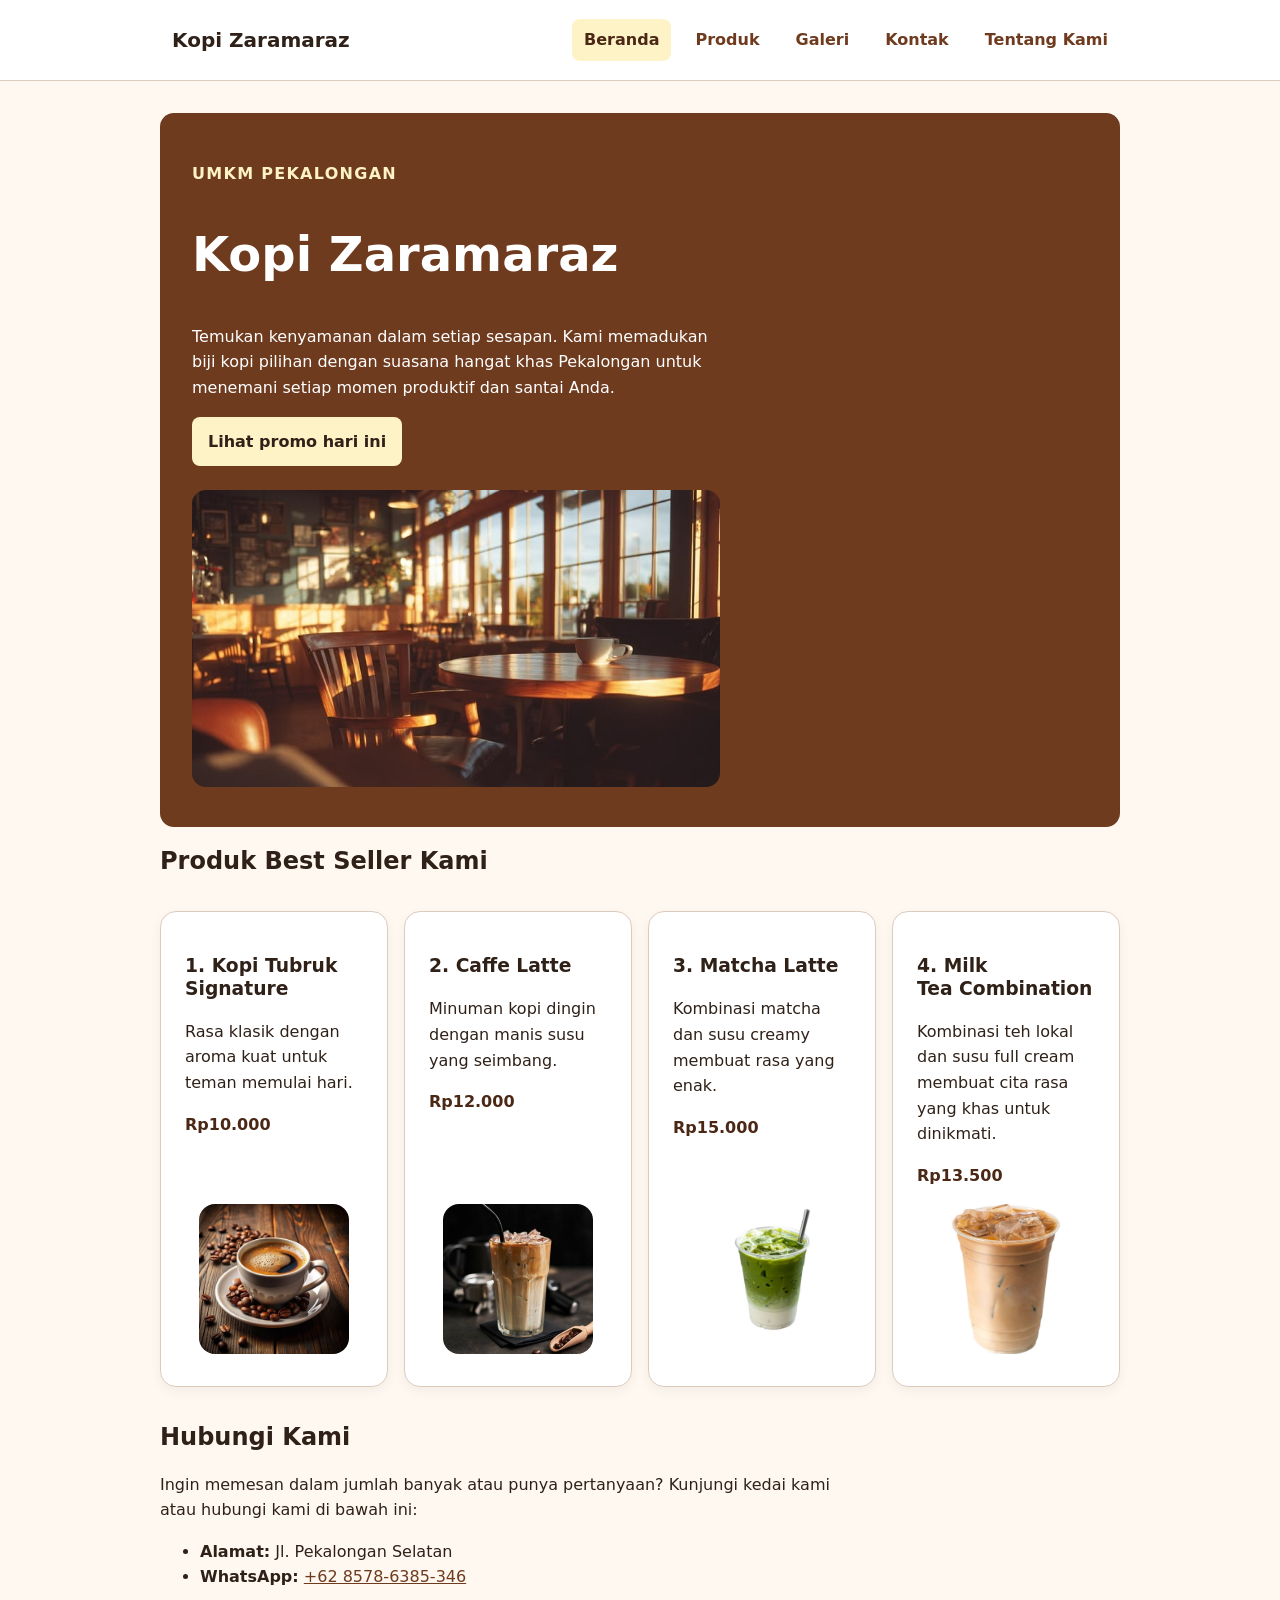
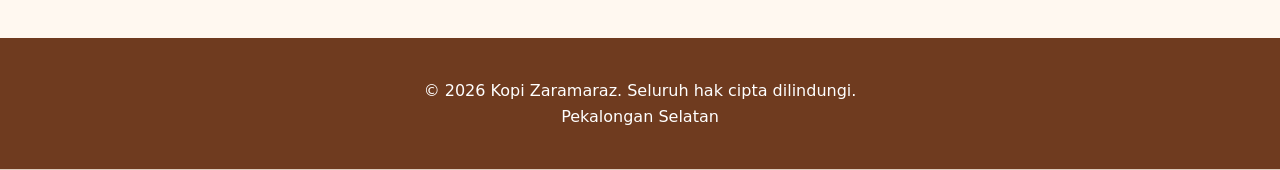
<file: index.html>
<!doctype html>
<html lang="id">
    <head>
        <meta charset="utf-8" />
        <meta name="viewport" content="width=device-width, initial-scale=1" />
        <title>Kopi Zaramaraz</title>
        <link rel="stylesheet" href="css/style.css" />
        <script src="js/app.js" defer></script>
    </head>
    <body>
        <a class="skip-link" href="#konten">Lewati ke konten utama</a>
        <header class="site-header">
            <nav class="nav" aria-label="Navigasi utama">
                <a class="brand" href="index.html">Kopi Zaramaraz</a>

                <button class="nav-toggle" type="button" aria-expanded="false" aria-controls="nav-menu" aria-label="Buka menu navigasi">
                    <span class="hamburger-bar"></span>
                    <span class="hamburger-bar"></span>
                    <span class="hamburger-bar"></span>
                </button>

                <ul id="nav-menu">
                    <li><a aria-current="page" href="index.html">Beranda</a></li>
                    <li><a href="produk.html">Produk</a></li>
                    <li><a href="galeri.html">Galeri</a></li>
                    <li><a href="kontak.html">Kontak</a></li>
                    <li><a href="tentang.html">Tentang Kami</a></li>
                </ul>
            </nav>
        </header>

        <main class="page">
            <section class="hero" aria-labelledby="hero-title">
            <div class="hero-content">
                <p class="eyebrow">UMKM Pekalongan</p>
                <h1 id="hero-title">Kopi Zaramaraz</h1>
                <p>Temukan kenyamanan dalam setiap sesapan. Kami memadukan biji kopi pilihan dengan suasana hangat khas Pekalongan untuk menemani setiap momen produktif dan santai Anda.</p>
                <button id="promoButton" type="button">Lihat promo hari ini</button>
                <img class="hero-image" src="assets/images/suasana-caffe2.jpg" width="735" height="490" alt="Etalase Kopi Nusa berisi kemasan kopi lokal" />
            </div>
            </section>
            <section aria-labelledby="produk-title">
                <h2 id="produk-title">Produk Best Seller Kami</h2>
                <div class="product-list">
                    <article class="product-card">
                    <div class="menu-text">
                        <h3>1. Kopi Tubruk Signature</h3>
                        <p>Rasa klasik dengan aroma kuat untuk teman memulai hari.</p>
                        <p class="price">Rp10.000</p>
                    </div>
                    <div class="menu-image">
                        <img src="assets/images/kopi-tubruk.jpg" width="736" height="736" alt="Kopi Tubruk Signature">
                    </div>
                    </article>
                    <article class="product-card">
                    <div class="menu-text">
                        <h3>2. Caffe Latte</h3>
                        <p>Minuman kopi dingin dengan manis susu yang seimbang.</p>
                        <p class="price">Rp12.000</p>
                    </div>
                    <div class="menu-image">
                        <img src="assets/images/caffelatte.jpg" width="600" height="600" alt="Caffe Latte">
                    </div>
                    </article>
                    </article>
                    <article class="product-card">
                    <div class="menu-text">
                        <h3>3. Matcha Latte</h3>
                        <p>Kombinasi matcha dan susu creamy membuat rasa yang enak.</p>
                        <p class="price">Rp15.000</p>
                    </div>
                    <div class="menu-image">
                        <img src="assets/images/mactha.jpg" width="736" height="920" alt="Matcha Latte">
                    </div>
                    </article>
                    </article>
                    <article class="product-card">
                    <div class="menu-text">
                        <h3>4. Milk Tea Combination</h3>
                        <p>Kombinasi teh lokal dan susu full cream membuat cita rasa yang khas untuk dinikmati.</p>
                        <p class="price">Rp13.500</p>
                    </div>
                    <div class="menu-image">
                        <img src="assets/images/milk-tea.jpg" width="736" height="739" alt="Milk Tea Combination">
                    </div>
                    </article>
                </div>
            </section>
            <section id="kontak" class="contact-section">
                <h2>Hubungi Kami</h2>
                <p>Ingin memesan dalam jumlah banyak atau punya pertanyaan? Kunjungi kedai kami atau hubungi kami di bawah ini:</p>
                <ul>
                    <li><strong>Alamat:</strong> Jl. Pekalongan Selatan</li>
                    <li><strong>WhatsApp:</strong> <a href="https://wa.me/6285786385346">+62 8578-6385-346</a></li>
                </ul>
            </section>
        </main>
        <footer class="site-footer">
            <p>&copy; 2026 Kopi Zaramaraz. Seluruh hak cipta dilindungi.<br>Pekalongan Selatan</p>
        </footer>
        <script src="js/script.js"></script>
        <script src="js/ham.js"></script>
    </body>
</html>
</file>
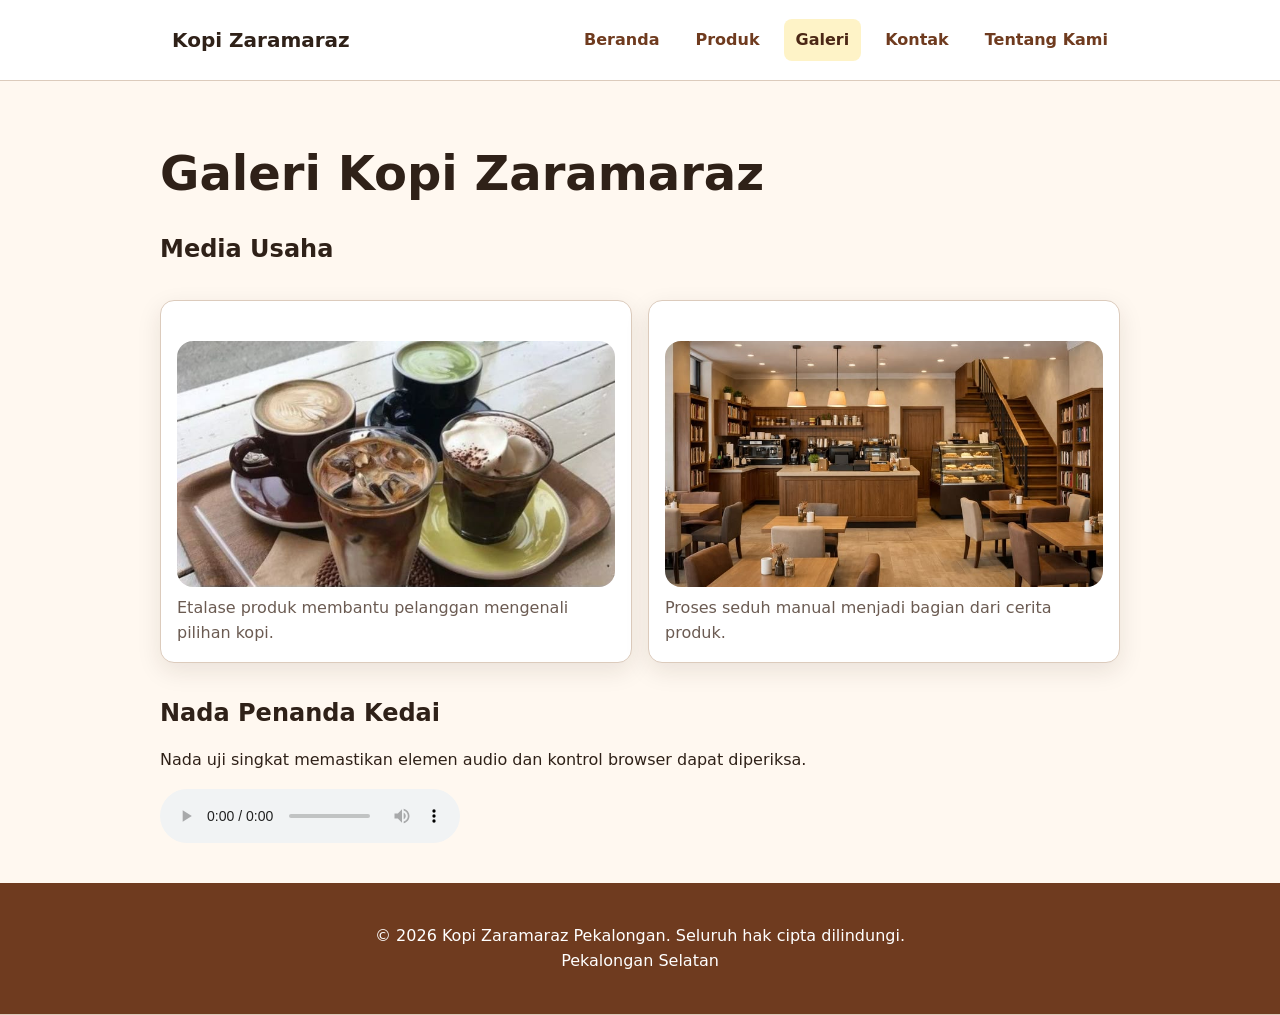
<file: galeri.html>
<!doctype html>
<html lang="id">
    <head>
        <meta charset="utf-8" />
        <meta name="viewport" content="width=device-width, initial-scale=1" />
        <title>Kopi Zaramaraz</title>
        <link rel="stylesheet" href="css/style.css" />
        <script src="js/app.js" defer></script>
    </head>
    <body>
        <a class="skip-link" href="#konten">Lewati ke konten utama</a>
        <header class="site-header">
            <nav class="nav" aria-label="Navigasi utama">
                <a class="brand" href="index.html">Kopi Zaramaraz</a>

                <button class="nav-toggle" type="button" aria-expanded="false" aria-controls="nav-menu" aria-label="Buka menu navigasi">
                    <span class="hamburger-bar"></span>
                    <span class="hamburger-bar"></span>
                    <span class="hamburger-bar"></span>
                </button>
                
                <ul id="nav-menu">
                    <li><a href="index.html">Beranda</a></li>
                    <li><a href="produk.html">Produk</a></li>
                    <li><a aria-current="page" href="galeri.html">Galeri</a></li>
                    <li><a href="kontak.html">Kontak</a></li>
                    <li><a href="tentang.html">Tentang Kami</a></li>
                </ul>
            </nav>
        </header>
    </body>
    <main id="konten" class="page">
        <h1>Galeri Kopi Zaramaraz</h1>
        <section aria-labelledby="media-title">
            <h2 id="media-title">Media Usaha</h2>
            <div class="gallery-grid">
                <figure class="media-card">
                    <img src="assets/images/kopi-zaramaraz.jpg" width="736" height="403" loading="lazy" alt="Etalase Kopi Nusa berisi kemasan kopi lokal" />
                    <figcaption>Etalase produk membantu pelanggan mengenali pilihan kopi.</figcaption>
                </figure>
                <figure class="media-card">
                    <img src="assets/images/suasana-caffe3.jpg" width="735" height="490" loading="lazy" alt="Caffe kami mengkonsep open kitchen" />
                    <figcaption>Proses seduh manual menjadi bagian dari cerita produk.</figcaption>
                </figure>
            </div>
        </section>
        <section aria-labelledby="audio-title">
            <h2 id="audio-title">Nada Penanda Kedai</h2>
            <p id="audio-note">Nada uji singkat memastikan elemen audio dan kontrol browser dapat diperiksa.</p>
                <audio controls aria-describedby="audio-note" src="assets/audios/musik1.mp3">
                    Browser Anda tidak mendukung pemutar audio.
                </audio>
        </section>
    </main>

    <footer class="site-footer">
        <p>&copy; 2026 Kopi Zaramaraz Pekalongan. Seluruh hak cipta dilindungi.<br>Pekalongan Selatan</p>
    </footer>
    <script src="js/ham.js"></script>
</html>
</file>
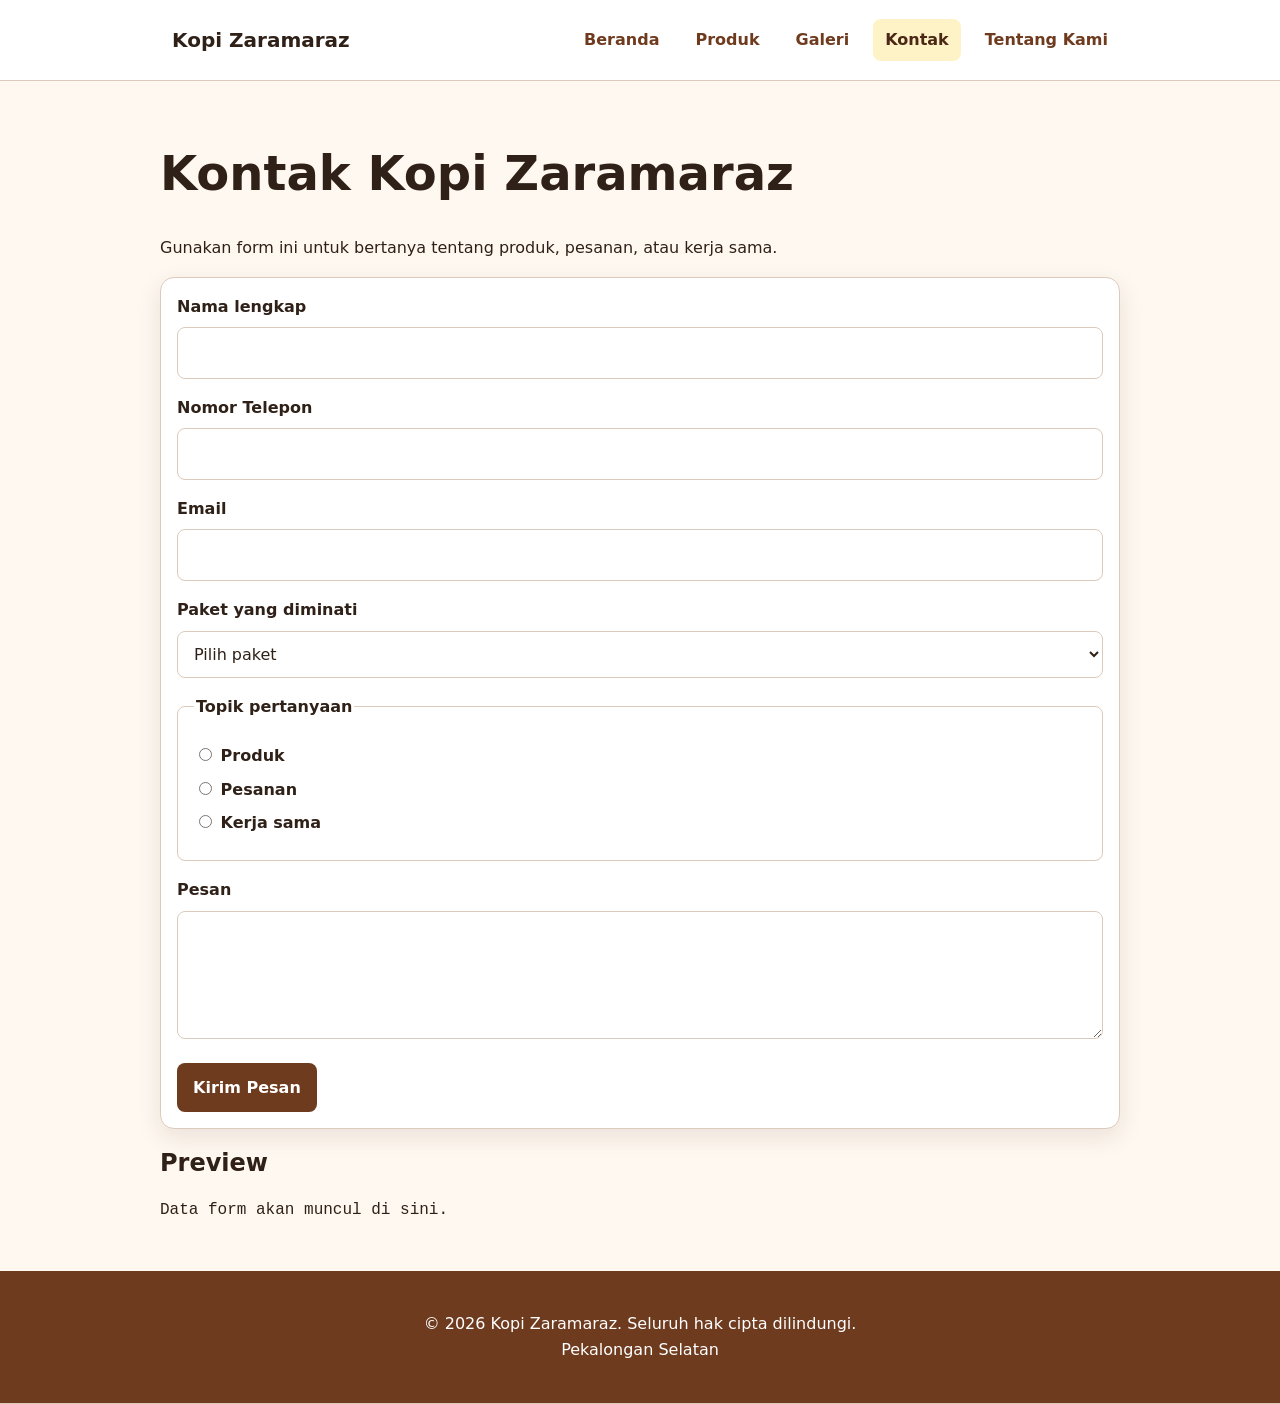
<file: kontak.html>
<!doctype html>
<html lang="id">
    <head>
        <meta charset="utf-8" />
        <meta name="viewport" content="width=device-width, initial-scale=1" />
        <title>Kontak Kopi Zaramaraz</title>
        <link rel="stylesheet" href="css/style.css" />
        <script src="js/form.js" defer></script>
        <script src="js/app.js" defer></script>
    </head>
    <body>
        <a class="skip-link" href="#konten">Lewati ke konten utama</a>
        <header class="site-header">
            <nav class="nav" aria-label="Navigasi utama">
                <a class="brand" href="index.html">Kopi Zaramaraz</a>

                <button class="nav-toggle" type="button" aria-expanded="false" aria-controls="nav-menu" aria-label="Buka menu navigasi">
                    <span class="hamburger-bar"></span>
                    <span class="hamburger-bar"></span>
                    <span class="hamburger-bar"></span>
                </button>

                <ul id="nav-menu">
                    <li><a href="index.html">Beranda</a></li>
                    <li><a href="produk.html">Produk</a></li>
                    <li><a href="galeri.html">Galeri</a></li>
                    <li><a aria-current="page" href="kontak.html">Kontak</a></li>
                    <li><a href="tentang.html">Tentang Kami</a></li>
                </ul>
            </nav>
        </header>
        <main class="page" id="konten" tabindex="-1">
            <h1>Kontak Kopi Zaramaraz</h1>
            <p>Gunakan form ini untuk bertanya tentang produk, pesanan, atau kerja sama.</p>

            <form id="form-kontak">
                <div class="field">
                    <label for="nama">Nama lengkap</label>
                    <input id="nama" name="nama" type="text" required minlength="3" />
                </div>

                <div class="field">
                    <label for="telepon">Nomor Telepon</label>
                    <input id="telepon" name="telepon" type="tel" required minlength="10" />
                </div>

                <div class="field">
                    <label for="email">Email</label>
                    <input id="email" name="email" type="email" required />
                </div>

                <div class="field">
                    <label for="paket">Paket yang diminati</label>
                    <select id="paket" name="paket" required>
                        <option value="">Pilih paket</option>
                        <option value="rumahan">Paket rumahan</option>
                        <option value="kantor">Paket kantor</option>
                        <option value="reseller">Paket reseller</option>
                    </select>
                </div>

                <div class="field">
                    <fieldset>
                        <legend>Topik pertanyaan</legend>
                        <label><input type="radio" name="topik" value="produk" required /> Produk</label>
                        <label><input type="radio" name="topik" value="pesanan" /> Pesanan</label>
                        <label><input type="radio" name="topik" value="kerja-sama" /> Kerja sama</label>
                    </fieldset>
                </div>

                <div class="field">
                    <label for="pesan">Pesan</label>
                    <textarea id="pesan" name="pesan" rows="4" required minlength="10"></textarea>
                </div>

                <button type="submit">Kirim Pesan</button>
            </form>

            <section aria-labelledby="preview-title">
                <h2 id="preview-title">Preview</h2>
                <pre id="preview">Data form akan muncul di sini.</pre>
            </section>
        </main>
        
        <footer class="site-footer">
            <p>&copy; 2026 Kopi Zaramaraz. Seluruh hak cipta dilindungi.<br>Pekalongan Selatan</p>
        </footer>
        <script src="js/ham.js"></script>
    </body>
</html>
</file>
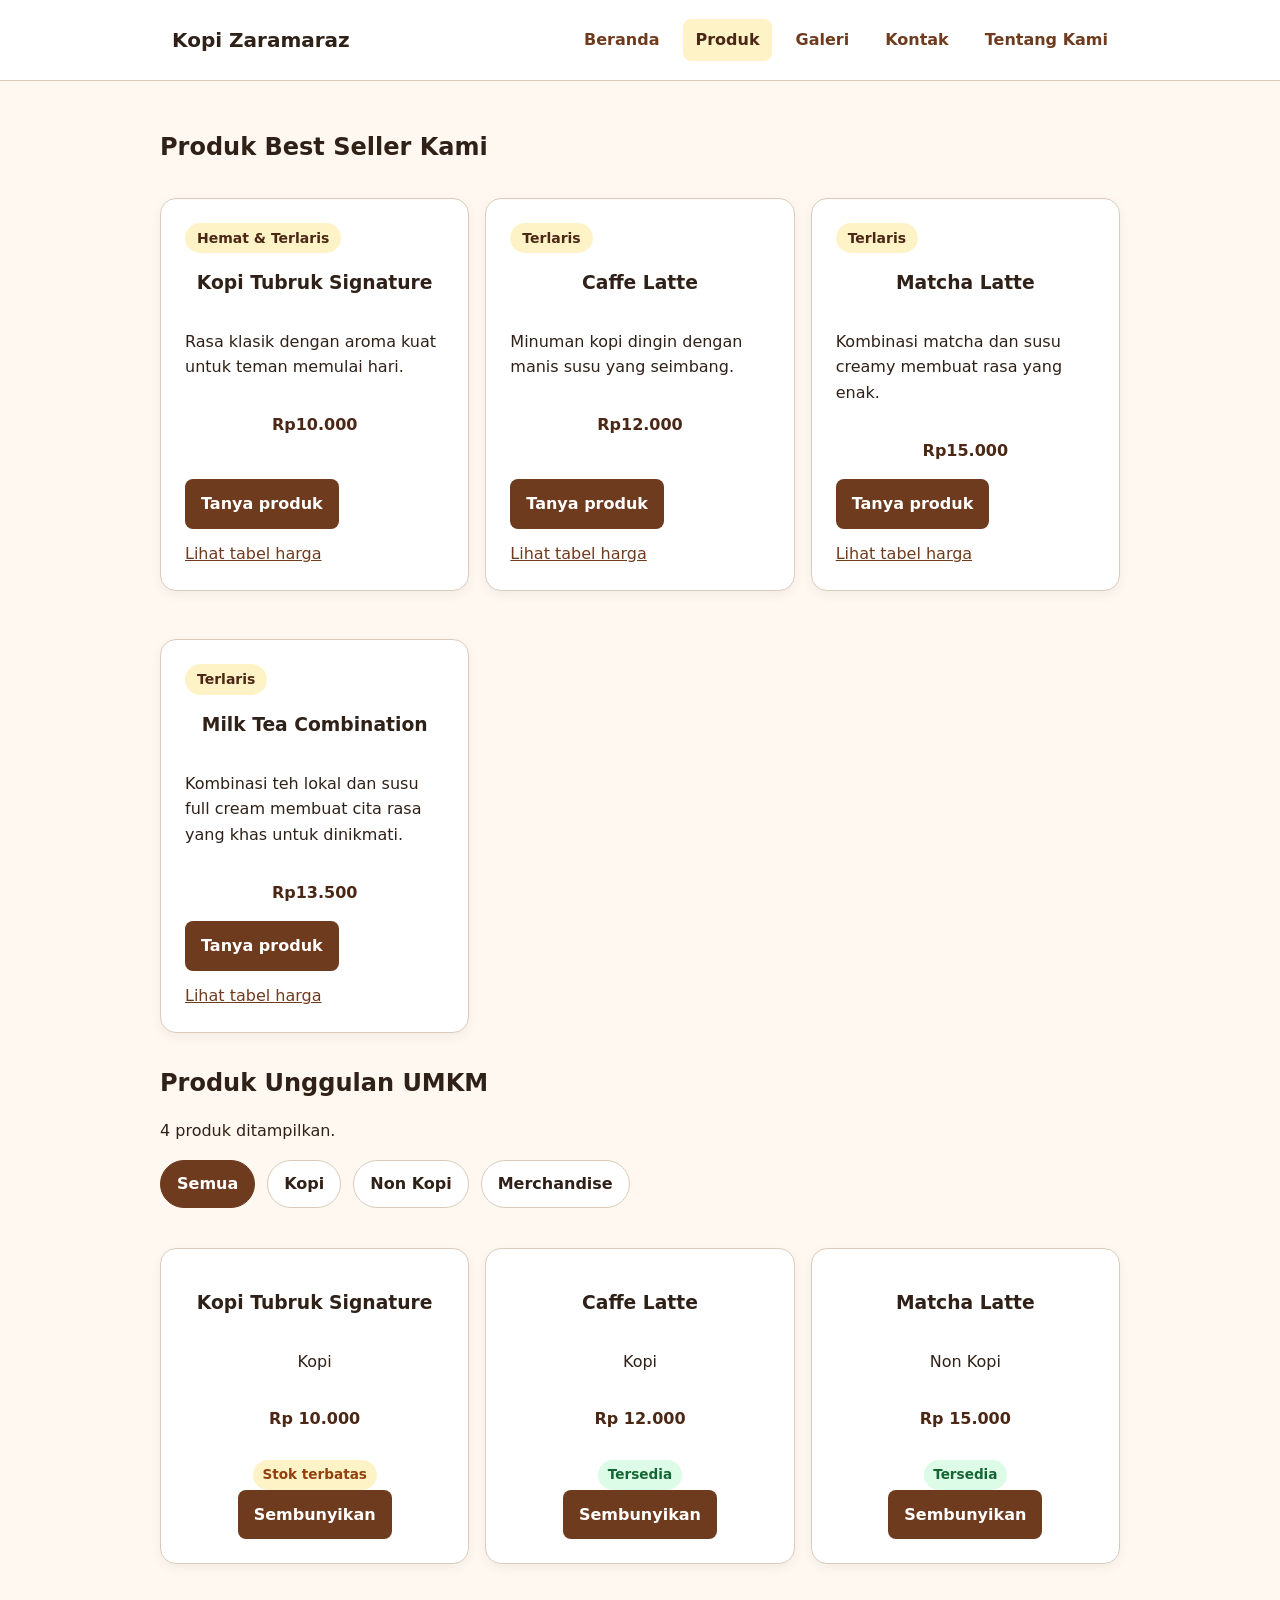
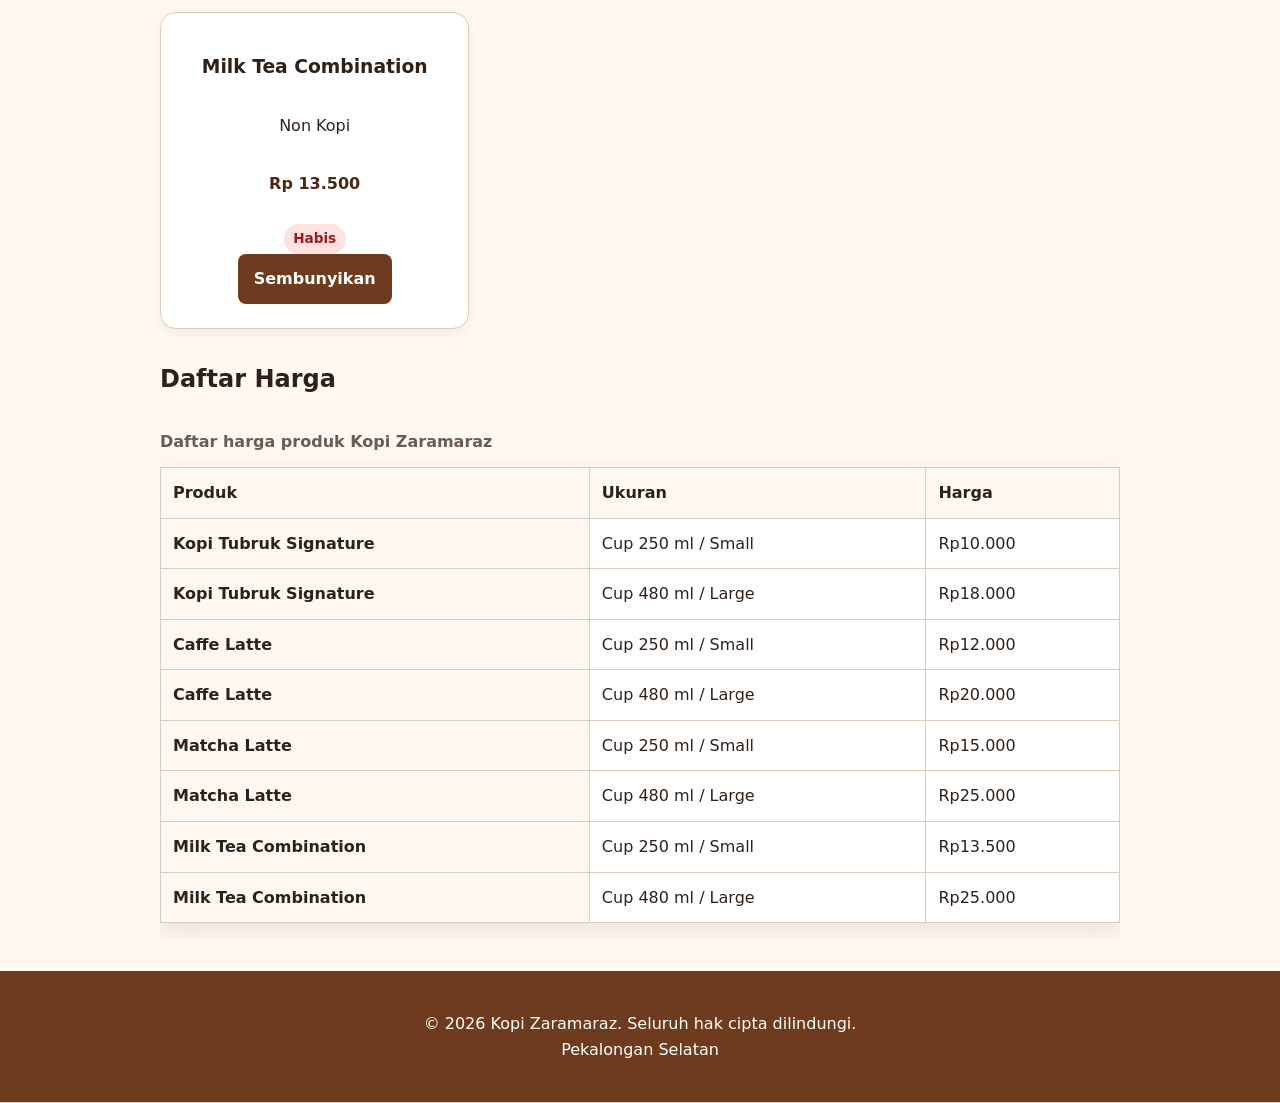
<file: produk.html>
<!doctype html>
<html lang="id">
    <head>
        <meta charset="utf-8" />
        <meta name="viewport" content="width=device-width, initial-scale=1" />
        <title>Kopi Zaramaraz</title>
        <link rel="stylesheet" href="css/style.css" />
        <script src="js/app.js" defer></script>
    </head>
    <body>
        <a class="skip-link" href="#konten">Lewati ke konten utama</a>
        <header class="site-header">
            <nav class="nav" aria-label="Navigasi utama">
                <a class="brand" href="index.html">Kopi Zaramaraz</a>
                
                <button class="nav-toggle" type="button" aria-expanded="false" aria-controls="nav-menu" aria-label="Buka menu navigasi">
                    <span class="hamburger-bar"></span>
                    <span class="hamburger-bar"></span>
                    <span class="hamburger-bar"></span>
                </button>
                
                <ul id="nav-menu">
                    <li><a href="index.html">Beranda</a></li>
                    <li><a aria-current="page" href="produk.html">Produk</a></li>
                    <li><a href="galeri.html">Galeri</a></li>
                    <li><a href="kontak.html">Kontak</a></li>
                    <li><a href="tentang.html">Tentang Kami</a></li>
                </ul>
            </nav>
        </header>

        <main id="konten" class="page">
            <section aria-labelledby="kategori-title">
                <section aria-labelledby="produk-pilihan-title">
                    <h2 id="produk-pilihan-title">Produk Best Seller Kami</h2>
                    <div class="product-grid">
                        <article class="product-card">
                            <span class="product-badge">Hemat & Terlaris</span>
                            <h3>Kopi Tubruk Signature</h3>
                            <p>Rasa klasik dengan aroma kuat untuk teman memulai hari.</p>
                            <p class="price">Rp10.000</p>
                            <div class="card-actions">
                                <a class="button" href="kontak.html">Tanya produk</a>
                                <a href="#harga-title">Lihat tabel harga</a>
                            </div>
                        </article>
                        <article class="product-card">
                            <span class="product-badge">Terlaris</span>
                            <h3>Caffe Latte</h3>
                            <p>Minuman kopi dingin dengan manis susu yang seimbang.</p>
                            <p class="price">Rp12.000</p>
                            <div class="card-actions">
                                <a class="button" href="kontak.html">Tanya produk</a>
                                <a href="#harga-title">Lihat tabel harga</a>
                            </div>
                        </article>
                        <article class="product-card">
                            <span class="product-badge">Terlaris</span>
                            <h3>Matcha Latte</h3>
                            <p>Kombinasi matcha dan susu creamy membuat rasa yang enak.</p>
                            <p class="price">Rp15.000</p>
                            <div class="card-actions">
                                <a class="button" href="kontak.html">Tanya produk</a>
                                <a href="#harga-title">Lihat tabel harga</a>
                            </div>
                        </article>
                        <article class="product-card">
                            <span class="product-badge">Terlaris</span>
                            <h3>Milk Tea Combination</h3>
                            <p>Kombinasi teh lokal dan susu full cream membuat cita rasa yang khas untuk dinikmati.</p>
                            <p class="price">Rp13.500</p>
                            <div class="card-actions">
                                <a class="button" href="kontak.html">Tanya produk</a>
                                <a href="#harga-title">Lihat tabel harga</a>
                            </div>
                        </article>
                    </div>
                </section>
            </section>

            <!-- Pertemuan 09-10-->
            <!-- <section class="section" aria-labelledby="produk-dinamis-title">
                <div class="section-header">
                    <p class="eyebrow">Data JavaScript</p>
                    <h2 id="produk-dinamis-title">Produk dari Data Lokal</h2>
                    <p id="produk-ringkasan">Data produk akan dimuat melalui JavaScript.</p>
                </div>
                <div id="produk-dinamis" class="js-product-grid">
                    <p id="produk-unggulan">Produk unggulan akan ditentukan melalui JavaScript.</p>
                </div>
            </section> -->

            <!--Pertemuan 11-->
            <section class="product-section" aria-labelledby="produk-title">
                <div class="section-heading">
                    <h2 id="produk-title">Produk Unggulan UMKM</h2>
                    <p id="produk-status" class="produk-status">Produk belum dimuat.</p>
                </div>

                <div class="filter-bar" aria-label="Filter kategori produk">
                    <button type="button" class="filter-button is-active" data-filter="Semua">Semua</button>
                    <button type="button" class="filter-button" data-filter="Kopi">Kopi</button>
                    <button type="button" class="filter-button" data-filter="Non Kopi">Non Kopi</button>
                    <button type="button" class="filter-button" data-filter="Merchandise">Merchandise</button>
                </div>

                <div id="produk-grid" class="product-grid" aria-live="polite"></div>
            </section>

            <section aria-labelledby="harga-title">
                <h2 id="harga-title">Daftar Harga</h2>
                <div class="table-scroll" role="region" aria-labelledby="daftar-harga-caption" tabindex="0">
                <table>
                    <caption>Daftar harga produk Kopi Zaramaraz</caption>
                    <thead>
                        <tr>
                            <th scope="col">Produk</th>
                            <th scope="col">Ukuran</th>
                            <th scope="col">Harga</th>
                        </tr>
                    </thead>
                    <tbody>
                        <tr>
                            <th scope="row">Kopi Tubruk Signature</th>
                            <td>Cup 250 ml / Small</td>
                            <td>Rp10.000</td>
                        </tr>
                        <tr>
                            <th scope="row">Kopi Tubruk Signature</th>
                            <td>Cup 480 ml / Large</td>
                            <td>Rp18.000</td>
                        </tr>
                        <tr>
                            <th scope="row">Caffe Latte</th>
                            <td>Cup 250 ml / Small</td>
                            <td>Rp12.000</td>
                        </tr>
                        <tr>
                            <th scope="row">Caffe Latte</th>
                            <td>Cup 480 ml / Large</td>
                            <td>Rp20.000</td>
                        </tr>
                        <tr>
                            <th scope="row">Matcha Latte</th>
                            <td>Cup 250 ml / Small</td>
                            <td>Rp15.000</td>
                        </tr>
                        <tr>
                            <th scope="row">Matcha Latte</th>
                            <td>Cup 480 ml / Large</td>
                            <td>Rp25.000</td>
                        </tr>
                        <tr>
                            <th scope="row">Milk Tea Combination</th>
                            <td>Cup 250 ml / Small</td>
                            <td>Rp13.500</td>
                        </tr>
                        <tr>
                            <th scope="row">Milk Tea Combination</th>
                            <td>Cup 480 ml / Large</td>
                            <td>Rp25.000</td>
                        </tr>
                    </tbody>
                </table>
                </div>
            </section>
        </main>
        <footer class="site-footer">
            <p>&copy; 2026 Kopi Zaramaraz. Seluruh hak cipta dilindungi.<br>Pekalongan Selatan</p>
        </footer>
        <script src="js/ham.js"></script>
    </body>
</html>
</file>
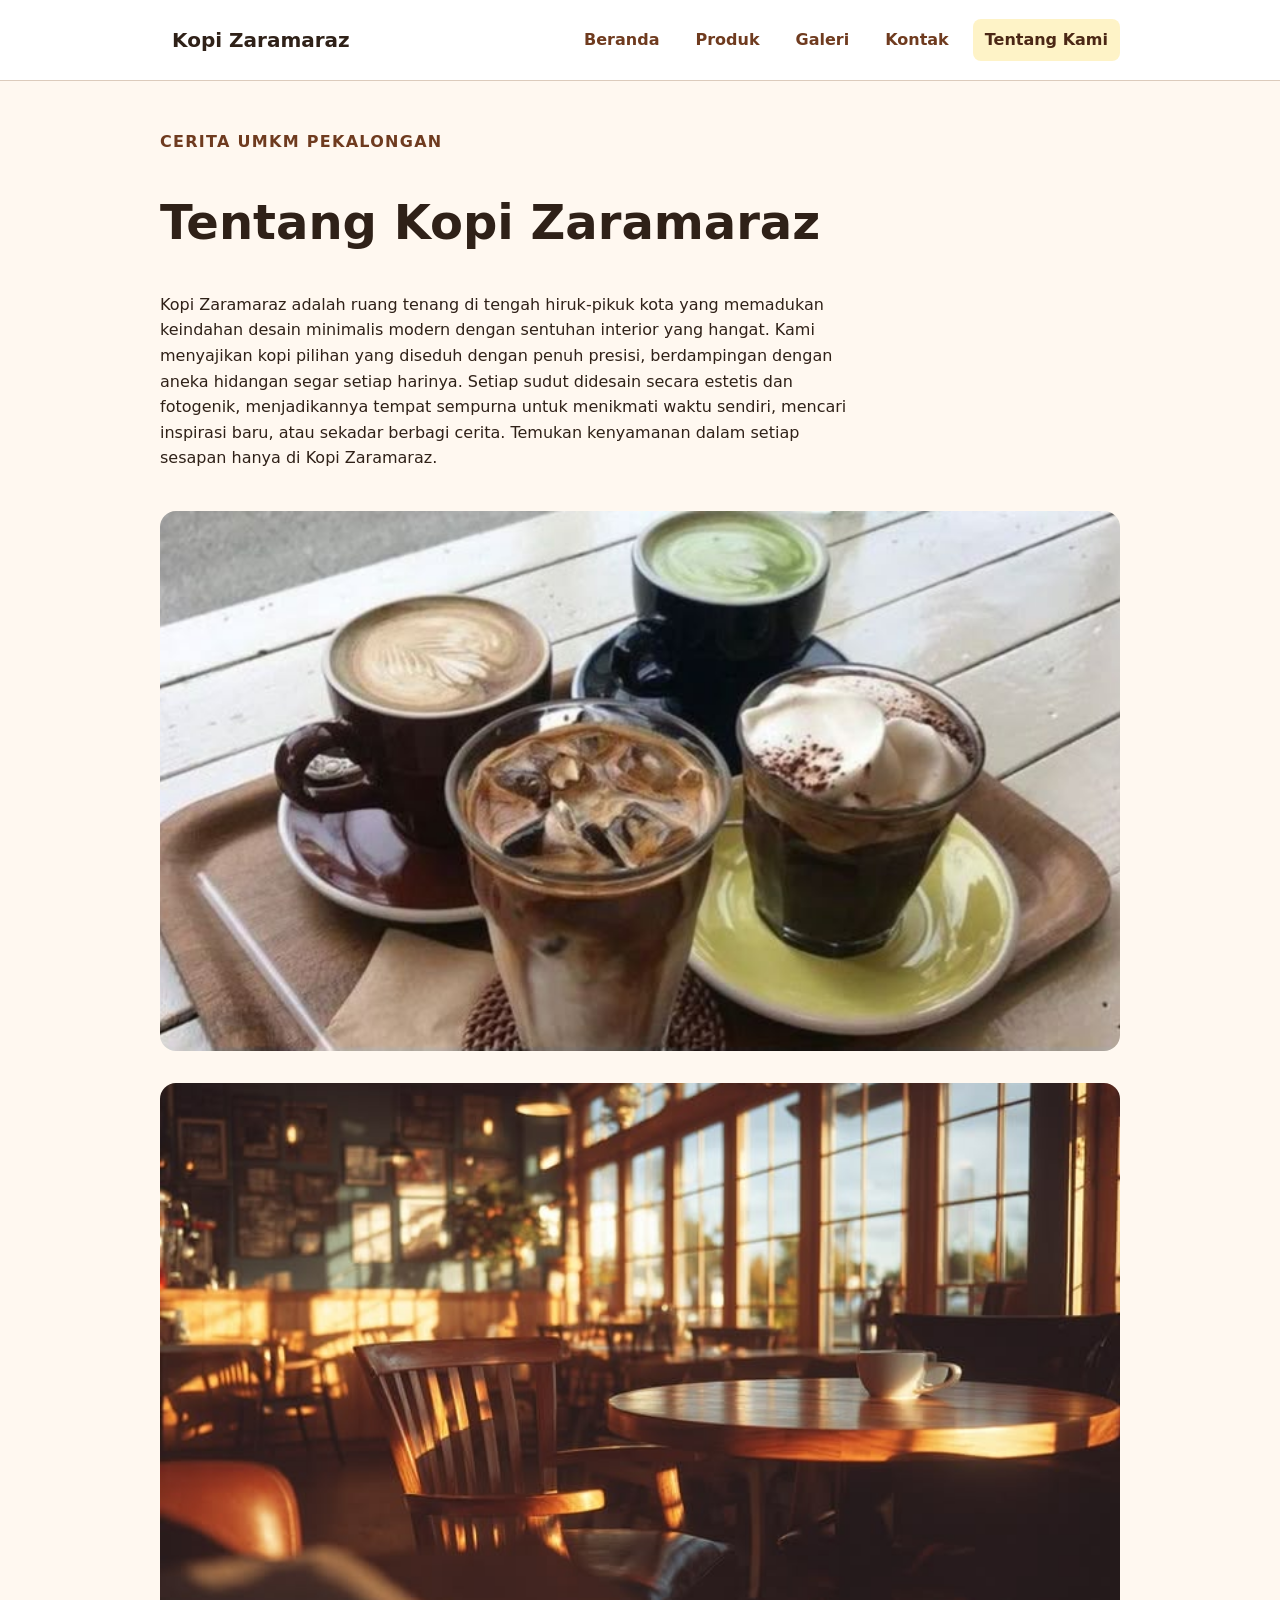
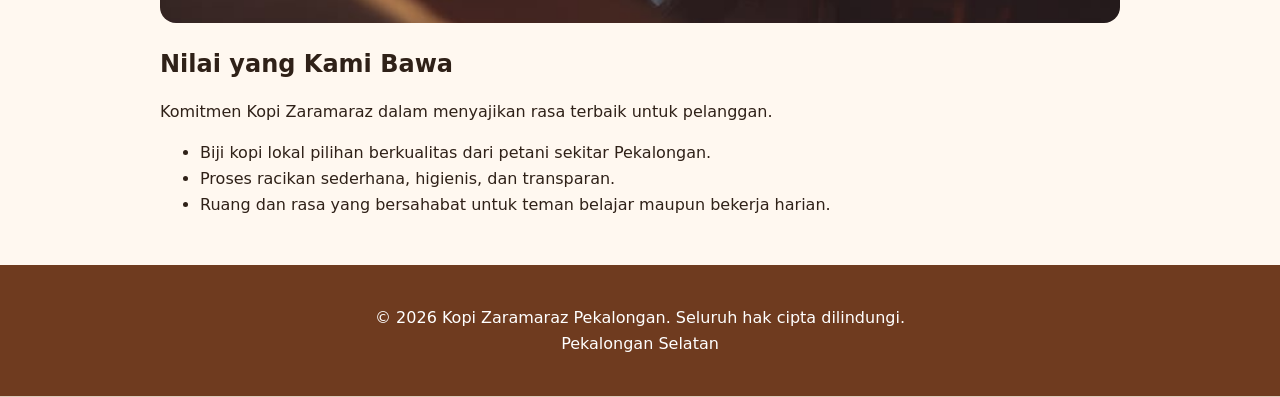
<file: tentang.html>
<!doctype html>
<html lang="id">
    <head>
        <meta charset="utf-8" />
        <meta name="viewport" content="width=device-width, initial-scale=1" />
        <title>Tentang Kopi Zaramaraz</title>
        <link rel="stylesheet" href="css/style.css" />
        <script src="js/app.js" defer></script>
    </head>
    <body>
        <a class="skip-link" href="#konten">Lewati ke konten utama</a>
        <header class="site-header">
            <nav class="nav" aria-label="Navigasi utama">
                <a class="brand" href="index.html">Kopi Zaramaraz</a>
                
                <button class="nav-toggle" type="button" aria-expanded="false" aria-controls="nav-menu" aria-label="Buka menu navigasi">
                    <span class="hamburger-bar"></span>
                    <span class="hamburger-bar"></span>
                    <span class="hamburger-bar"></span>
                </button>
                
                <ul id="nav-menu">
                    <li><a href="index.html">Beranda</a></li>
                    <li><a href="produk.html">Produk</a></li>
                    <li><a href="galeri.html">Galeri</a></li>
                    <li><a href="kontak.html">Kontak</a></li>
                    <li><a aria-current="page" href="tentang.html">Tentang Kami</a></li>
                </ul>
            </nav>
        </header>

        <main id="konten" class="page">
            <section aria-labelledby="tentang-title">
                <p class="eyebrow">Cerita UMKM Pekalongan</p>
                <h1 id="tentang-title">Tentang Kopi Zaramaraz</h1>
                <p>Kopi Zaramaraz adalah ruang tenang di tengah hiruk-pikuk kota yang memadukan keindahan desain minimalis modern dengan sentuhan interior yang hangat. Kami menyajikan kopi pilihan yang diseduh dengan penuh presisi, berdampingan dengan aneka hidangan segar setiap harinya. Setiap sudut didesain secara estetis dan fotogenik, menjadikannya tempat sempurna untuk menikmati waktu sendiri, mencari inspirasi baru, atau sekadar berbagi cerita. Temukan kenyamanan dalam setiap sesapan hanya di Kopi Zaramaraz.</p>
                <img src="assets/images/kopi-zaramaraz.jpg" width="736" height="403" loading="lazy" alt="Etalase Kopi Zaramaraz berisi kemasan kopi lokal Pekalongan" />
                <img src="assets/images/suasana-caffe2.jpg" width="735" height="490" loading="lazy" alt="Suasana caffe kopi zaramaraz yang cozy dan comfort" />
            </section>

            <section aria-labelledby="nilai-title" class="menu-box">
                <div class="menu-header">
                    <h2 id="nilai-title">Nilai yang Kami Bawa</h2>
                    <p class="menu-subtitle">Komitmen Kopi Zaramaraz dalam menyajikan rasa terbaik untuk pelanggan.</p>
                </div>
                <ul>
                    <li>Biji kopi lokal pilihan berkualitas dari petani sekitar Pekalongan.</li>
                    <li>Proses racikan sederhana, higienis, dan transparan.</li>
                    <li>Ruang dan rasa yang bersahabat untuk teman belajar maupun bekerja harian.</li>
                </ul>
            </section>
        </main>

        <footer class="site-footer">
            <p>&copy; 2026 Kopi Zaramaraz Pekalongan. Seluruh hak cipta dilindungi.<br>Pekalongan Selatan</p>
        </footer>

        <script src="js/script.js"></script>
        <script src="js/ham.js"></script>
    </body>
</html>
</file>
<file: css/style.css>
/* 1. Variabel Global & Reset Dasar */
:root {
  --color-primary: #6f3b1f;
  --color-primary-strong: #4b2715;
  --color-text: #2f2118;
  --color-muted: #6b5b52;
  --color-surface: #ffffff;
  --color-surface-soft: #fff8f0;
  --color-border: #dccbbc;
  --color-focus: #1d4ed8;
  --space-1: 0.5rem;
  --space-2: 0.75rem;
  --space-3: 1rem;
  --space-4: 1.5rem;
  --space-5: 2rem;
  --radius-sm: 0.5rem;
  --radius-md: 0.875rem;
  --radius-lg: 1rem;
  --shadow-card: 0 0.5rem 1.5rem rgb(47 33 24 / 0.1);
}

*,
*::before,
*::after {
  box-sizing: border-box;
}

html {
  color-scheme: light;
}

body {
  margin: 0;
  color: var(--color-text);
  background: var(--color-surface-soft);
  font-family: system-ui, -apple-system, BlinkMacSystemFont, "Segoe UI", sans-serif;
  font-size: 1rem;
  line-height: 1.6;
}

/* 2. Tipografi, Tautan & Aksesibilitas */
h1,
h2,
h3 {
  line-height: 1.2;
  text-wrap: balance;
}

h1 {
  font-size: clamp(2rem, 6vw, 3rem);
}

p,
li {
  max-width: 68ch;
}

a {
  color: var(--color-primary);
}

a:hover {
  color: var(--color-primary-strong);
}

:focus-visible {
  outline: 3px solid var(--color-focus);
  outline-offset: 3px;
}

.skip-link {
  position: absolute;
  top: -5rem;
  left: var(--space-3);
  padding: var(--space-2) var(--space-3);
  color: var(--color-surface);
  background: var(--color-text);
}

.skip-link:focus {
  top: var(--space-3);
}

.eyebrow {
  color: var(--color-primary);
  font-weight: 800;
  letter-spacing: 0.08em;
  text-transform: uppercase;
}

.price {
  color: var(--color-primary-strong);
  font-weight: 800;
}

#produk-unggulan {
  font-weight: 700;
  color: var(--color-primary, #6f3b1f);
}

/* 3. Media & Gambar Umum */
img {
  width: 100%;
  max-width: 100%;
  height: auto;
  aspect-ratio: 16 / 9;
  object-fit: cover;
  border-radius: 16px;
  margin-top: 24px;
}

figure {
  margin-inline: 0;
}

figcaption,
caption {
  color: var(--color-muted);
}

audio {
  max-width: 100%;
}

/* 4. Tata Letak Utama (Layout, Header & Footer) */
.nav,
.page {
  width: min(100% - 2rem, 60rem);
  margin-inline: auto;
}

.page {
  padding-block: var(--space-5);
}

.site-header {
  padding: var(--space-3) var(--space-4);
  background: var(--color-surface);
  border-bottom: 1px solid var(--color-border);
}

.site-footer {
  padding: 24px 20px;
  color: white;
  text-align: center;
  background: #6f3b1f;
  border-bottom: 1px solid var(--color-border);
}

.site-footer p {
  margin-inline: auto;
}

/* 5. Navigasi & Menu Hamburger */
.nav {
  display: flex;
  flex-direction: row;
  flex-wrap: wrap;
  justify-content: space-between;
  align-items: center;
  gap: var(--space-3);
}

.brand {
  display: inline-block;
  margin-bottom: 0;
  color: var(--color-text);
  font-size: 1.25rem;
  font-weight: 800;
  text-decoration: none;
}

.nav-toggle {
  display: flex;
  flex-direction: column;
  justify-content: center;
  gap: 5px;
  padding: var(--space-1);
  background: transparent;
  border: 1px solid var(--color-border);
  border-radius: var(--radius-sm);
}

.nav-toggle:hover {
  background: var(--color-surface-soft);
}

.hamburger-bar {
  display: block;
  width: 24px;
  height: 3px;
  background-color: var(--color-primary);
  border-radius: 2px;
  transition: transform 0.25s ease, opacity 0.25s ease;
}

.nav ul {
  display: none;
  flex-direction: column;
  flex-wrap: wrap;
  width: 100%;
  padding: 0;
  padding-top: var(--space-2);
  margin: 0;
  list-style: none;
  border-top: 1px solid var(--color-border);
  gap: var(--space-2);
}

.nav ul.is-open {
  display: flex;
}

.nav li {
  margin: 0;
}

.nav a {
  display: block;
  padding: var(--space-1) var(--space-2);
  text-decoration: none;
  font-weight: 600;
}

.nav a[aria-current="page"] {
  padding: var(--space-1) var(--space-2);
  color: var(--color-primary-strong);
  font-weight: 700;
  text-decoration: none;
  background: #fef3c7;
  border-radius: var(--radius-sm);
}

/* 6. Bagian Hero */
.hero {
  display: grid;
  grid-template-columns: 1fr;
  gap: var(--space-3);
  align-items: center;
  padding: var(--space-5);
  color: var(--color-surface);
  background: var(--color-primary);
  border-radius: var(--radius-md);
}

.hero .eyebrow {
  color: #fef3c7;
}

.hero-image {
  width: 100%;
  border-radius: var(--radius-md);
}

/* 7. Tombol (Button) */
.button,
button {
  display: inline-block;
  padding: var(--space-2) var(--space-3);
  color: var(--color-surface);
  font: inherit;
  font-weight: 700;
  text-decoration: none;
  cursor: pointer;
  background: var(--color-primary);
  border: 0;
  border-radius: var(--radius-sm);
}

.button:hover,
button:hover {
  color: var(--color-surface);
  background: var(--color-primary-strong);
}

.hero button {
  color: var(--color-text);
  background: #fef3c7;
}

.hero button:hover {
  color: var(--color-text);
  background: #fde68a;
}

/* 8. Kartu Produk & Grid Produk UMKM */
.product-card,
.media-card,
table,
form {
  margin-block: var(--space-3);
  padding: var(--space-3);
  background: var(--color-surface);
  border: 1px solid var(--color-border);
  border-radius: var(--radius-md);
  box-shadow: var(--shadow-card);
}

.product-list {
  display: grid;
  grid-template-columns: repeat(4, 1fr);
  gap: var(--space-3);
}

.product-grid,
.gallery-grid {
  display: grid;
  grid-template-columns: 1fr;
  gap: var(--space-3);
}

.product-card {
  display: flex;
  flex-direction: column;
  justify-content: space-between;
  align-items: center;
  padding: 24px;
  background-color: #ffffff;
  border-radius: 16px;
  box-shadow: 0 4px 12px rgba(0, 0, 0, 0.05);
}

.product-info {
  flex: 1;
  padding-right: 24px;
}

.product-card img,
.product-img {
  width: 150px;
  height: 150px;
  max-width: 150px;
  aspect-ratio: auto;
  margin-top: 0;
  object-fit: cover;
  border-radius: 16px;
  flex-shrink: 0;
}

.product-badge {
  align-self: flex-start;
  padding: 0.25rem var(--space-2);
  color: var(--color-primary-strong);
  font-size: 0.875rem;
  font-weight: 800;
  background: #fef3c7;
  border-radius: 999px;
}

.card-actions {
  display: flex;
  gap: var(--space-2);
  align-items: center;
  flex-wrap: wrap;
  margin-top: auto;
}

/* 9. Katalog Produk Dinamis (JavaScript) & Badge Stok */
.js-product-grid {
  display: grid;
  grid-template-columns: repeat(auto-fit, minmax(14rem, 1fr));
  gap: var(--space-4);
}

.js-product-card {
  padding: var(--space-4);
  border: 1px solid var(--color-border);
  border-radius: var(--radius-lg);
  background: var(--color-surface);
}

.stock-badge {
  display: inline-flex;
  margin-block-start: var(--space-2);
  padding: 0.25rem 0.6rem;
  border-radius: 999px;
  font-size: 0.85rem;
  font-weight: 700;
  background: #dcfce7;
  color: #166534;
}

.stock-badge.warning {
  background: #fef3c7;
  color: #92400e;
}

.stock-badge.empty {
  background: #fee2e2;
  color: #991b1b;
}

/* 10. Tabel Data */
.table-scroll {
  max-width: 100%;
  overflow-x: auto;
}

.table-scroll:focus-visible {
  outline: 3px solid var(--color-focus);
  outline-offset: 3px;
}

.table-scroll table {
  min-width: 40rem;
}

table {
  width: 100%;
  border-collapse: collapse;
  border-radius: 0;
}

caption {
  margin-bottom: var(--space-2);
  font-weight: 700;
  text-align: left;
}

th,
td {
  padding: var(--space-2);
  text-align: left;
  border: 1px solid var(--color-border);
}

th {
  background: var(--color-surface-soft);
}

/* 11. Formulir & Preview */
.field {
  margin-bottom: var(--space-3);
}

.field label,
legend {
  display: block;
  margin-bottom: var(--space-1);
  font-weight: 700;
}

.field input,
.field select,
.field textarea {
  width: 100%;
  padding: var(--space-2);
  color: inherit;
  font: inherit;
  background: var(--color-surface);
  border: 1px solid var(--color-border);
  border-radius: var(--radius-sm);
}

input[type="radio"],
input[type="checkbox"] {
  width: auto;
}

fieldset {
  margin: 0 0 var(--space-3);
  padding: var(--space-3);
  border: 1px solid var(--color-border);
  border-radius: var(--radius-sm);
}

#preview-form {
  padding: var(--space-3);
  white-space: pre-wrap;
  background: var(--color-surface);
  border: 1px solid var(--color-border);
  border-radius: var(--radius-sm);
}

/* 12. Media Queries (Tampilan Responsif) */
@media (max-width: 25rem) {
  .product-list {
    grid-template-columns: minmax(0, 1fr);
    gap: var(--space-3);
    align-items: stretch;
    width: 100%;
    min-width: 0;
  }

  .product-card {
    display: flex;
    flex-direction: column;
    align-items: stretch;
    justify-content: flex-start;
    gap: var(--space-2);
    width: 100%;
    min-width: 0;
    margin-block: 0;
    padding: var(--space-3);
  }

  .product-info {
    flex: 1;
    width: 100%;
    min-width: 0;
    padding-right: 0;
    overflow-wrap: break-word;
  }

  .product-card img,
  .product-card .product-img {
    display: block;
    width: 100%;
    max-width: 100%;
    height: auto;
    aspect-ratio: 1 / 1;
    object-fit: contain;
    margin-top: var(--space-2);
    border-radius: var(--radius-md);
    flex-shrink: 1;
  }
}

@media (min-width: 401px) and (max-width: 767px) {
  .product-list {
    grid-template-columns: repeat(2, minmax(0, 1fr));
    gap: var(--space-3);
    width: 100%;
  }

  .product-card {
    width: 100%;
    min-width: 0;
  }
}

@media (min-width: 42rem) {
  .nav-toggle {
    display: none;
  }

  .nav ul {
    display: flex;
    flex-direction: row;
    width: auto;
    padding-top: 0;
    border-top: none;
    align-items: center;
  }

  .gallery-grid {
    grid-template-columns: repeat(2, minmax(0, 1fr));
  }
}

@media (min-width: 48rem) {
  .hero {
    grid-template-columns: 1.2fr 0.8fr;
  }

  .product-grid {
    grid-template-columns: repeat(2, minmax(0, 1fr));
  }
}

@media (min-width: 60rem) {
  .nav {
    flex-direction: row;
    align-items: center;
    justify-content: space-between;
  }

  .product-grid {
    grid-template-columns: repeat(3, minmax(0, 1fr));
  }
}

@media (min-width: 768px) {
  .product-list {
    grid-template-columns: repeat(4, minmax(0, 1fr));
    gap: var(--space-3);
    width: 100%;
  }

  .product-card {
    width: 100%;
    min-width: 0;
  }
}

/* 13. Pertemuan 11 CSS state visual */
.filter-bar {
  display: flex;
  flex-wrap: wrap;
  gap: 0.75rem;
  margin-block: 1rem 1.5rem;
}

.filter-button {
  border: 1px solid var(--color-border, #cbd5e1);
  border-radius: 999px;
  background: #ffffff;
  color: var(--color-text, #1f2937);
  padding: 0.65rem 1rem;
  font-weight: 700;
  cursor: pointer;
}

.filter-button:hover,
.filter-button:focus-visible {
  border-color: var(--color-primary, #2563eb);
  outline: 3px solid rgb(37 99 235 / 20%);
  outline-offset: 2px;
}

.filter-button.is-active {
  background: var(--color-primary, #2563eb);
  border-color: var(--color-primary, #2563eb);
  color: #ffffff;
}

.empty-state {
  grid-column: 1 / -1;
  border: 1px dashed #94a3b8;
  border-radius: 1rem;
  padding: 1rem;
  background: #ffffff;
  color: #64748b;
}
</file>
